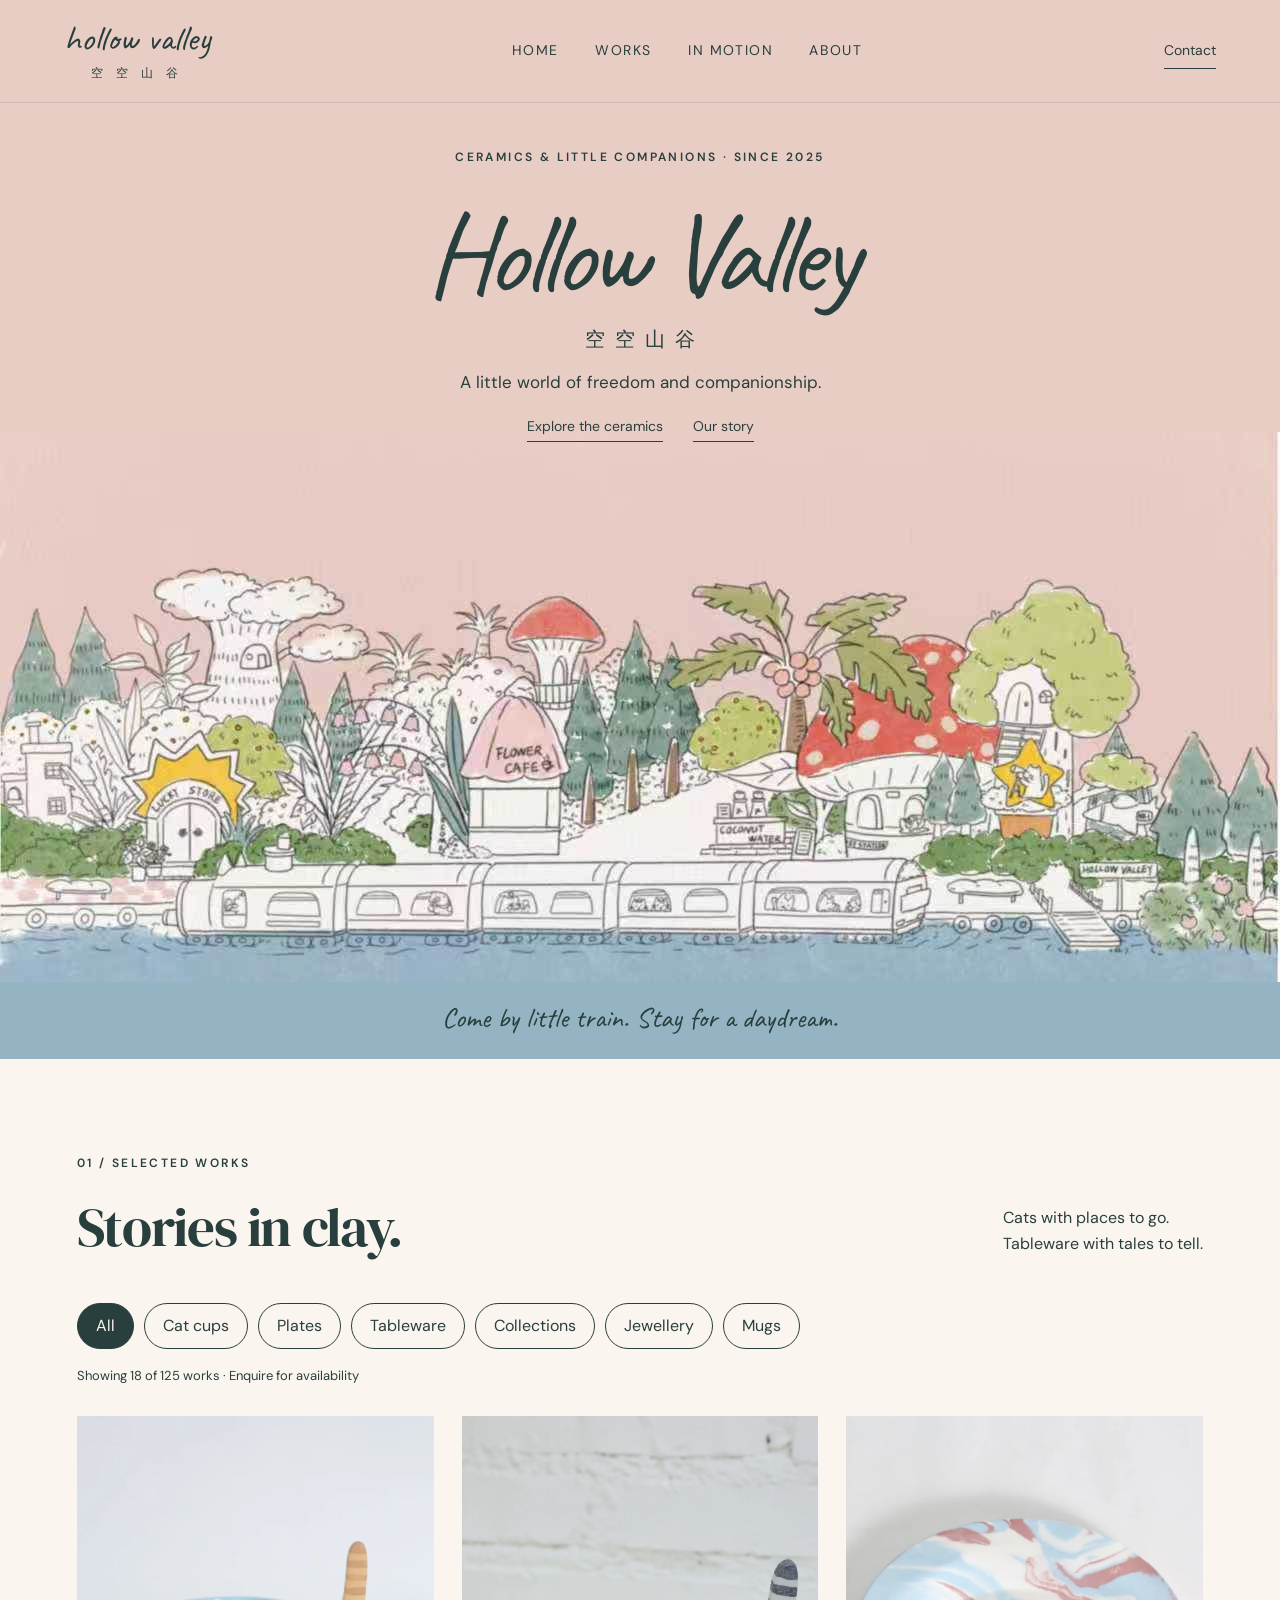
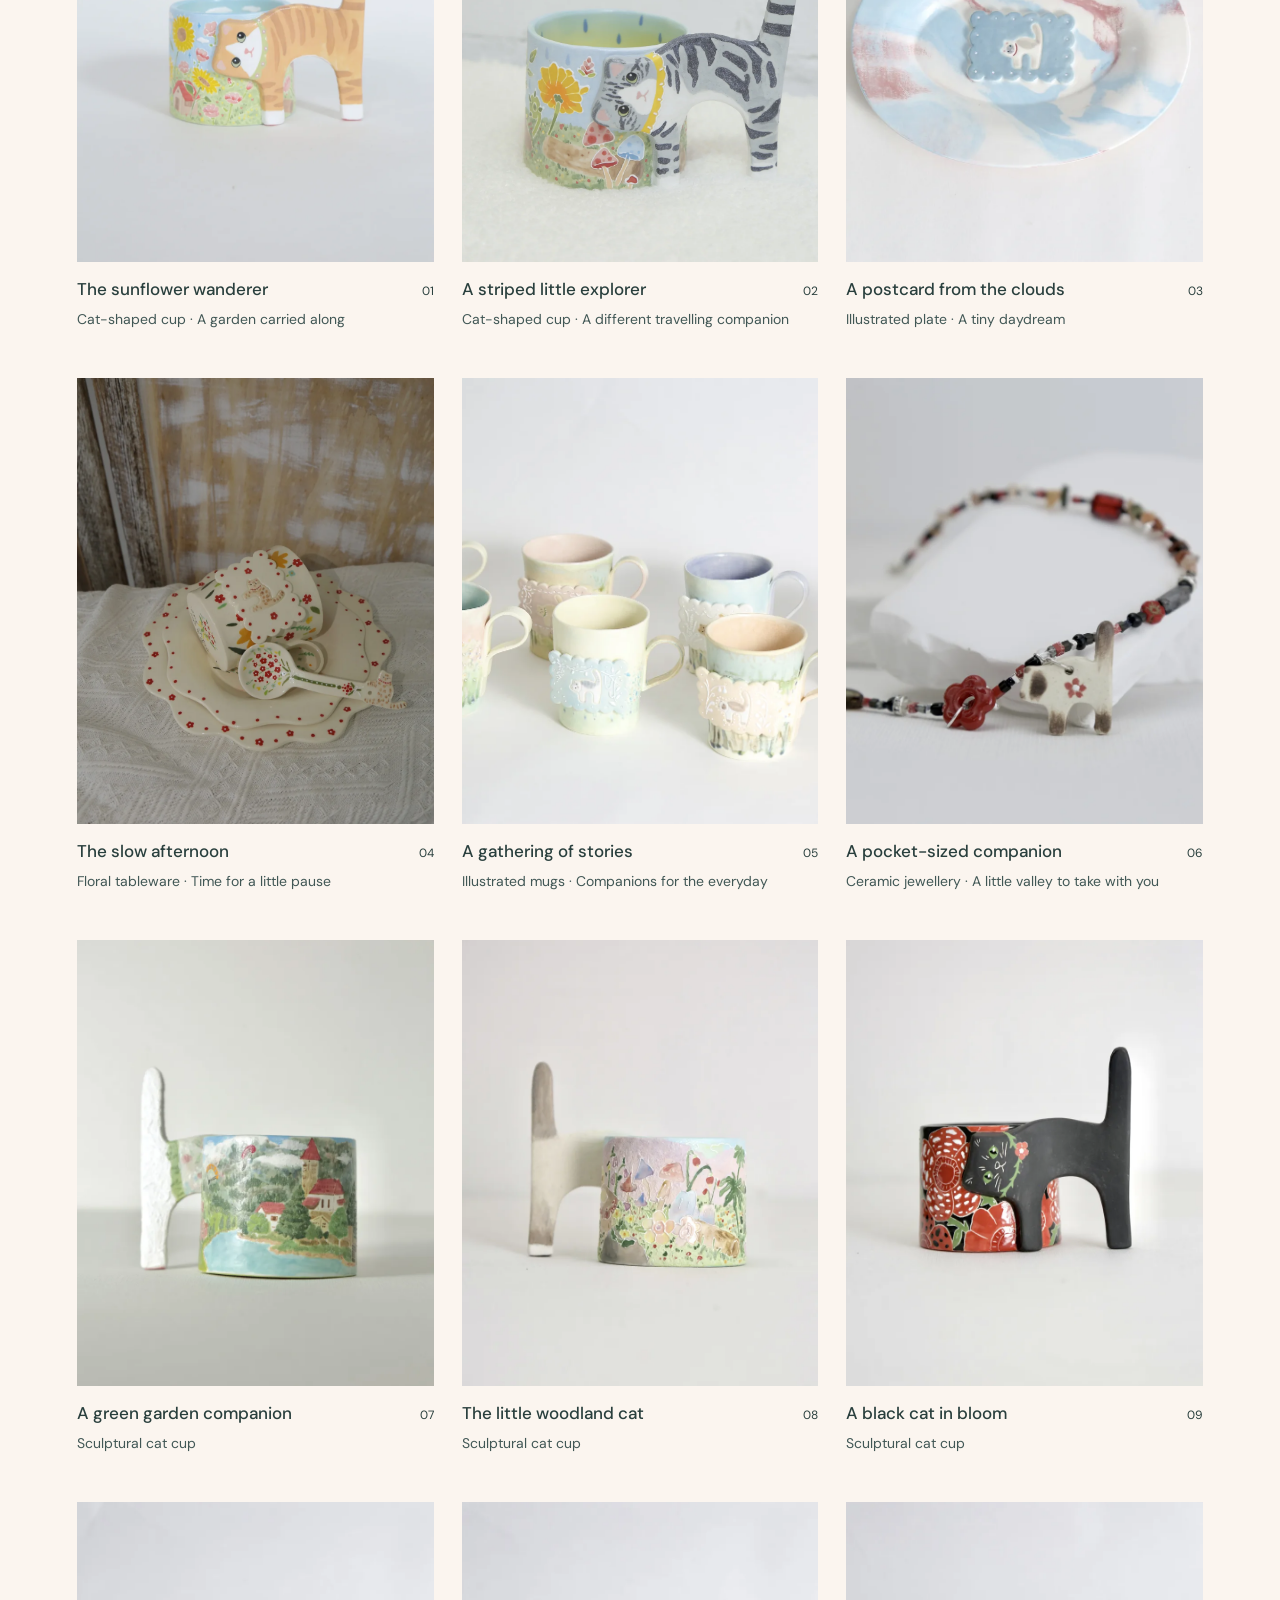
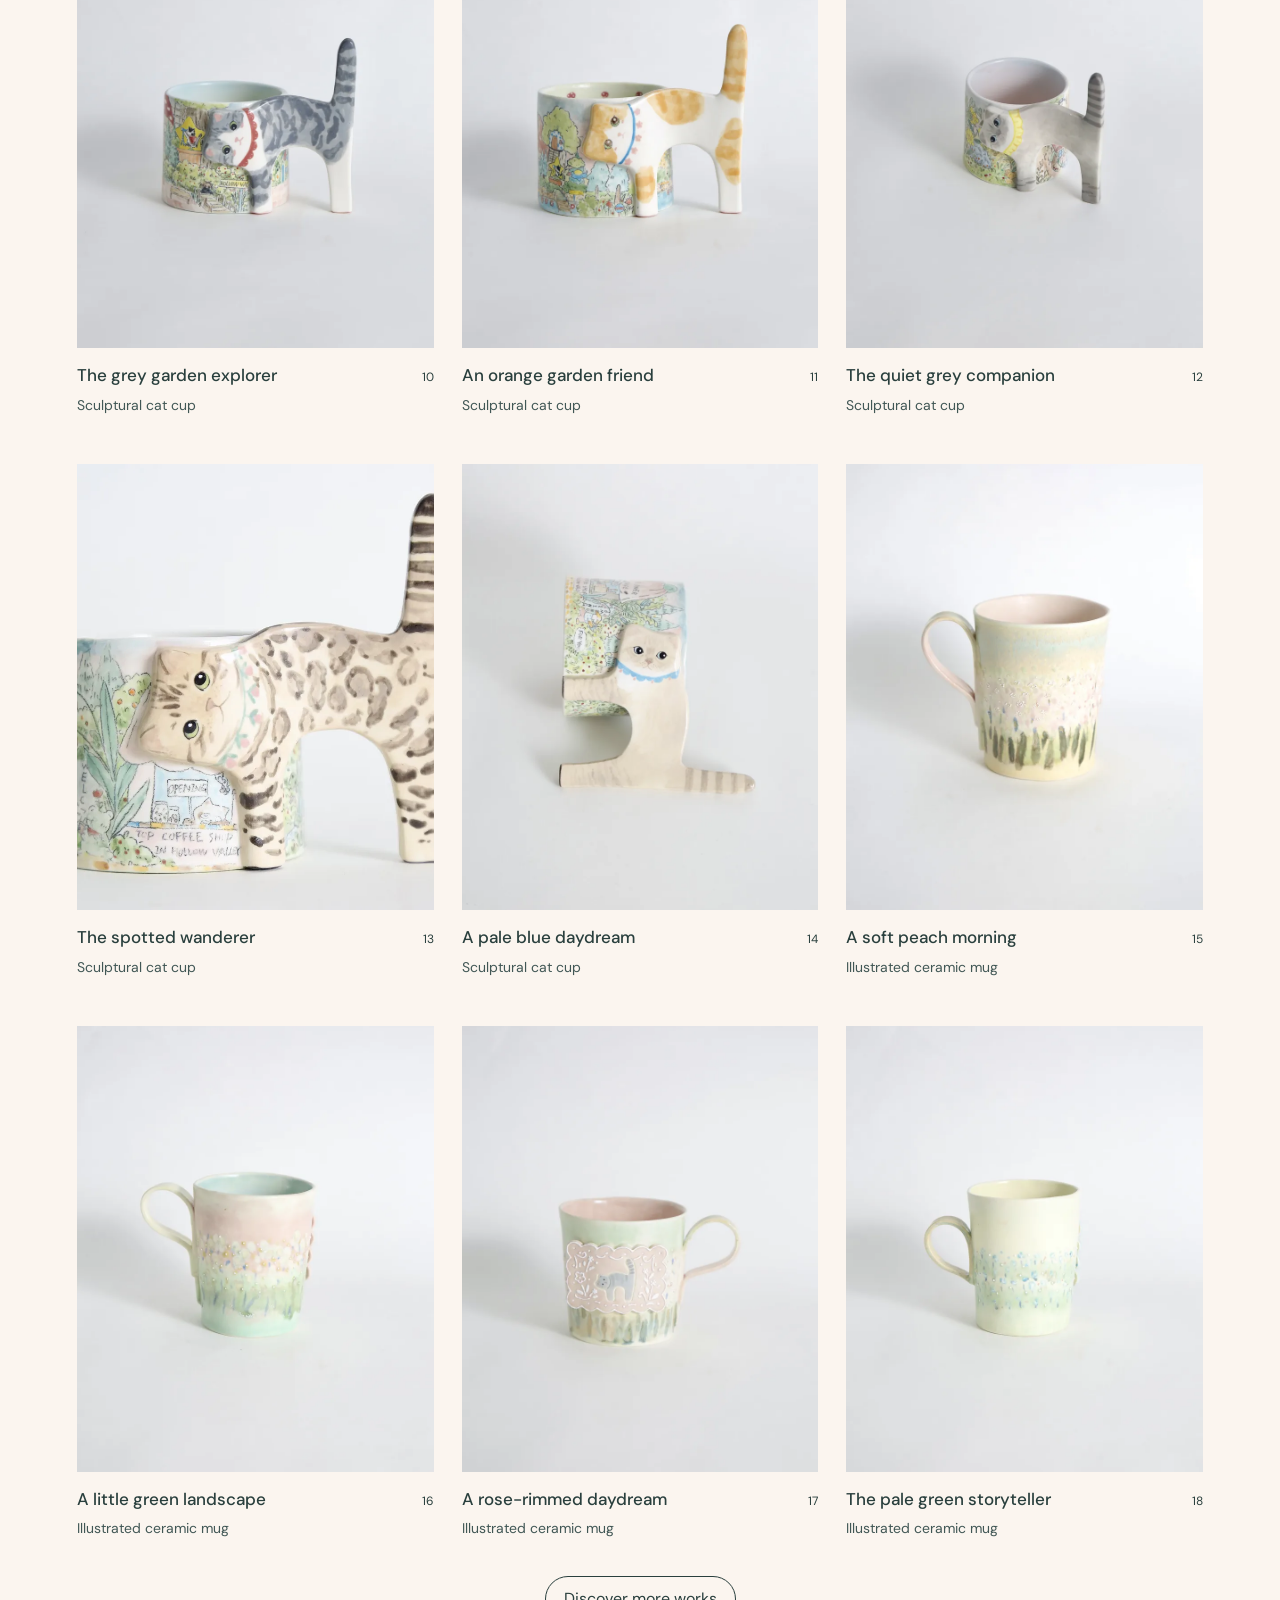
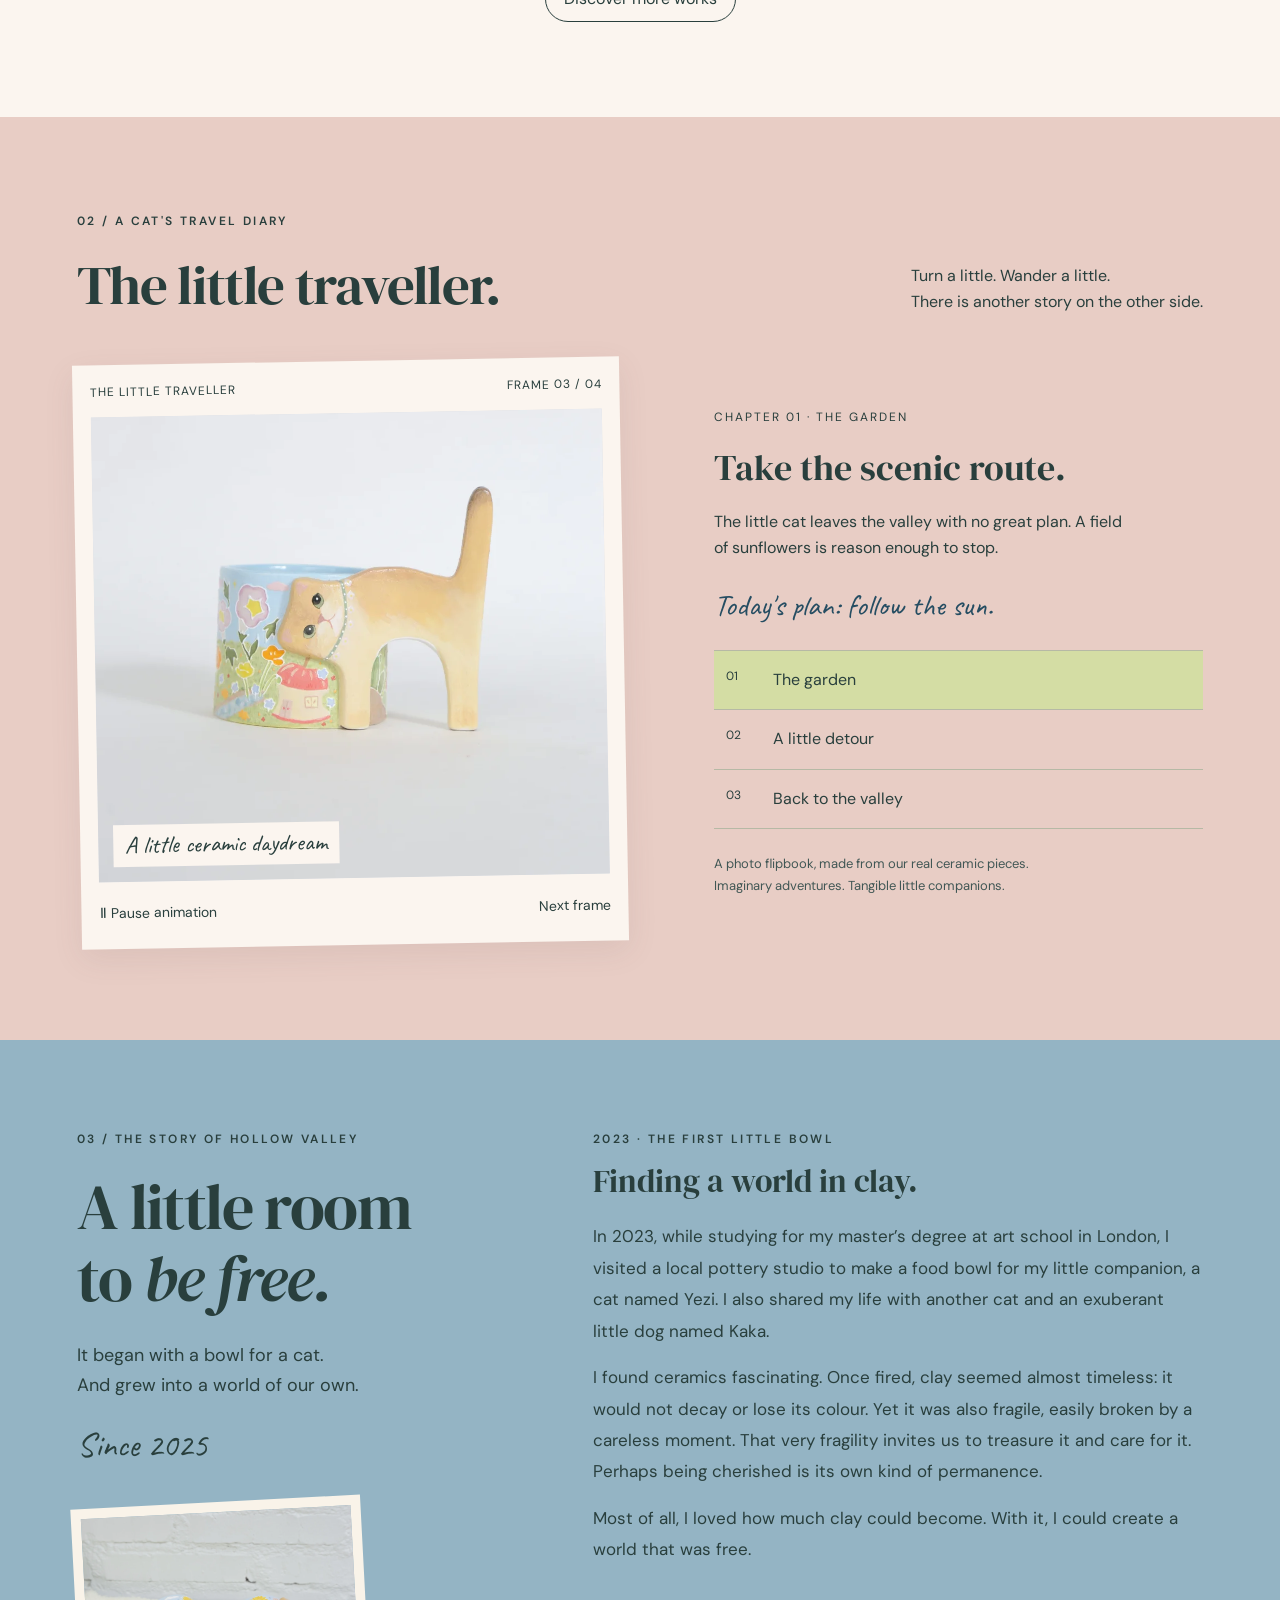
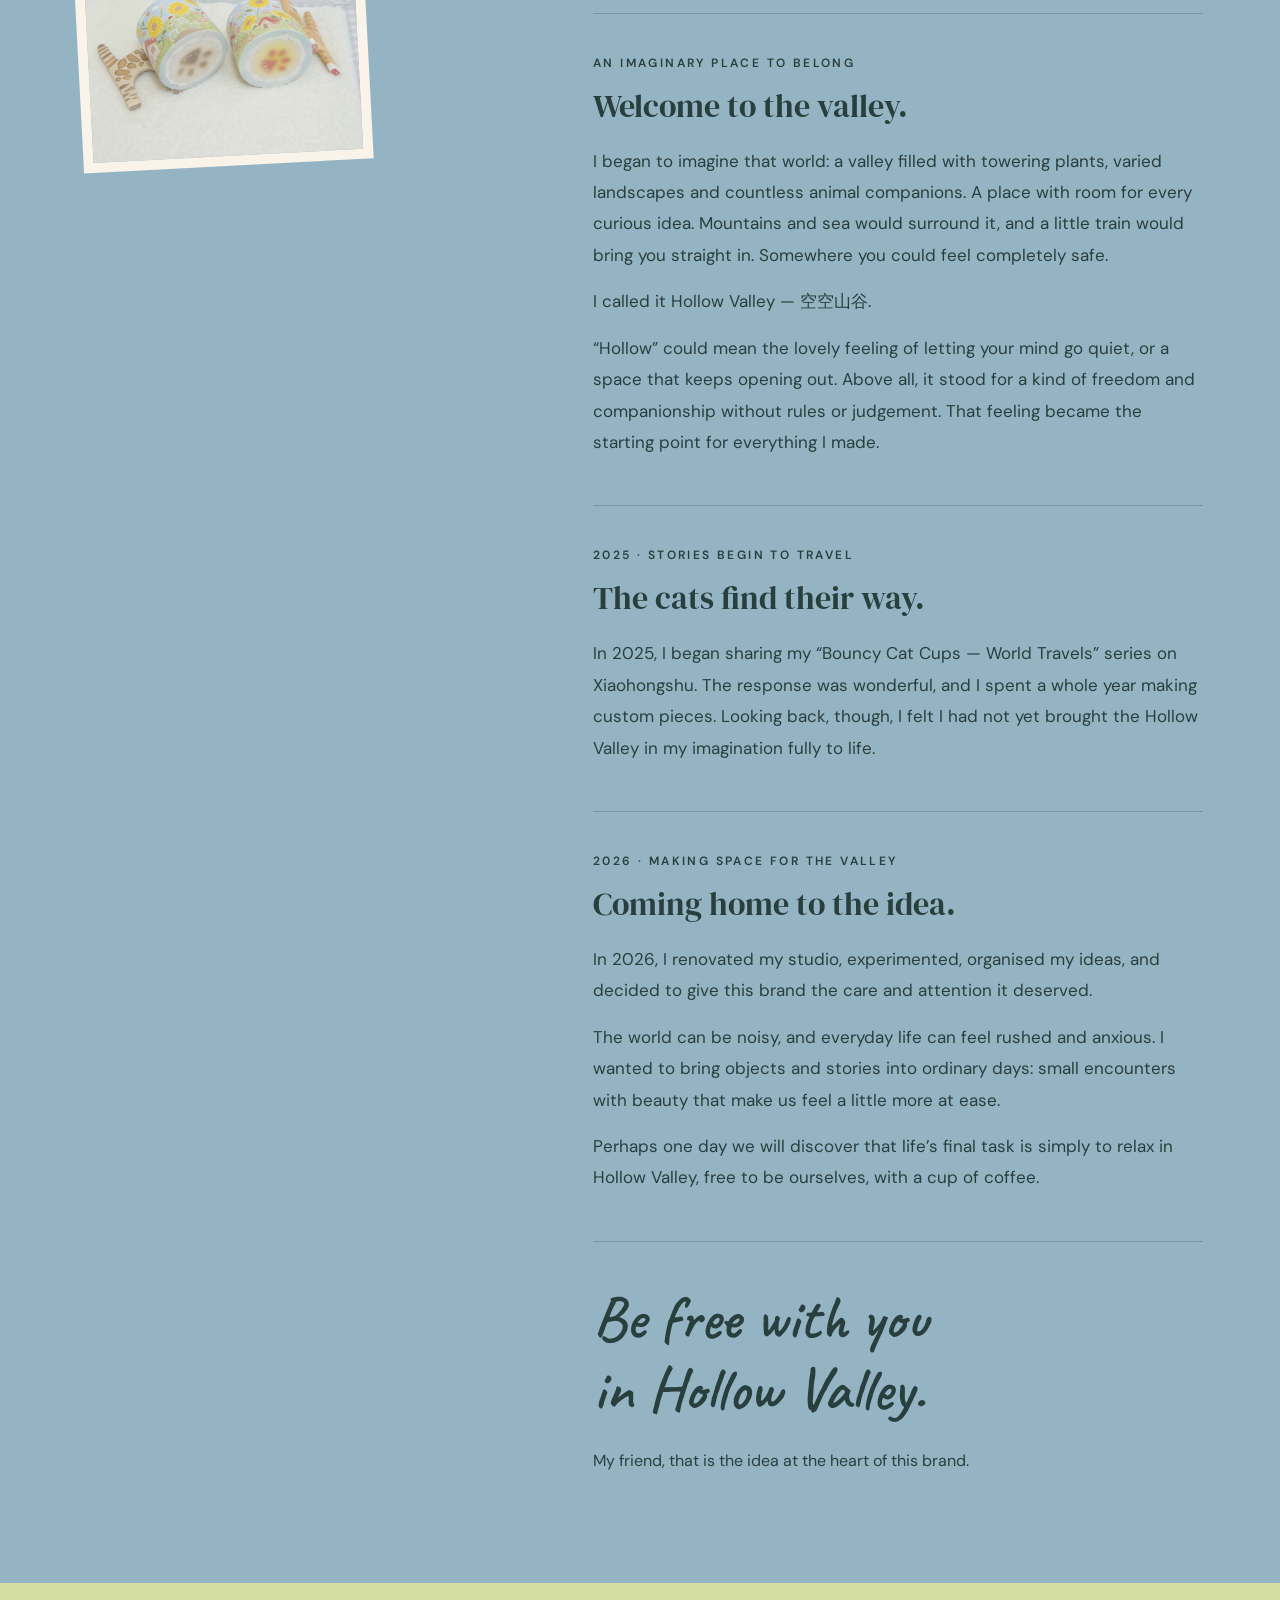
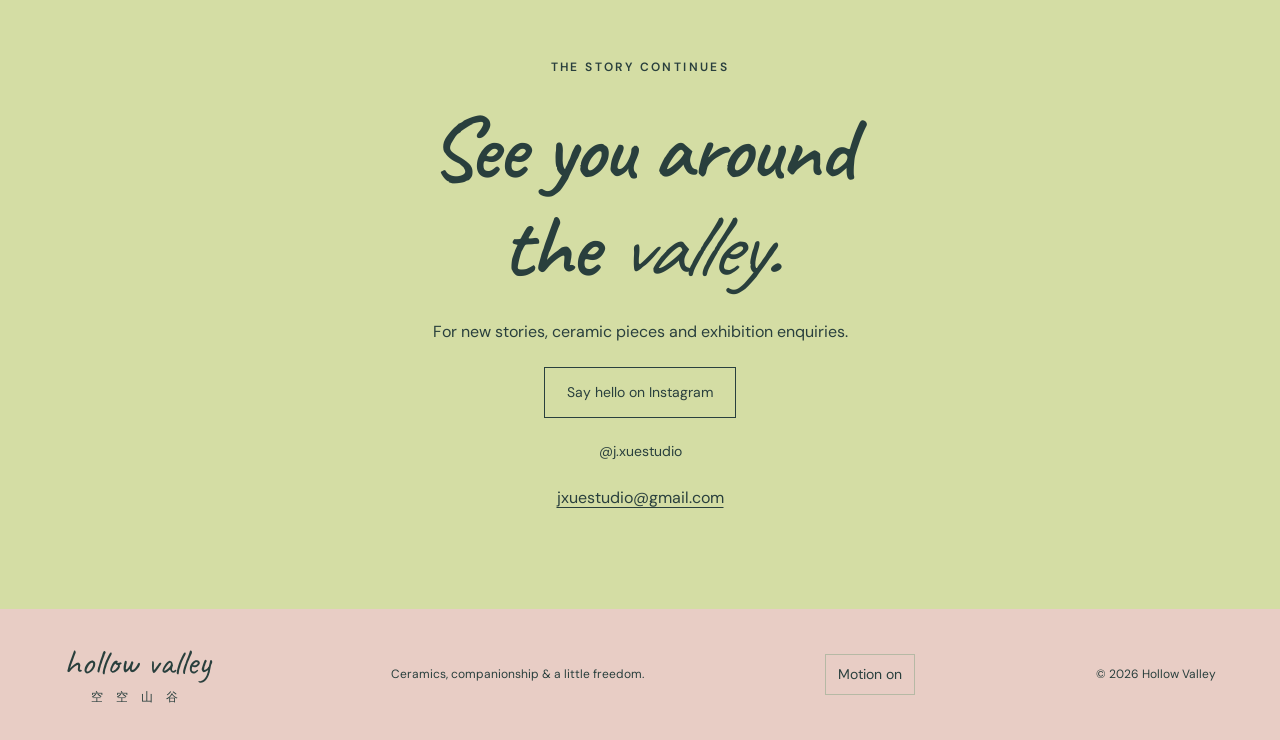
<file: docs/index.html>
<!doctype html>
<html lang="en">
<head><meta charset="UTF-8"><meta name="viewport" content="width=device-width,initial-scale=1"><meta name="theme-color" content="#e8cdc5"><title>Hollow Valley · Ceramic stories & travelling cats</title><meta name="description" content="Hollow Valley 空空山谷 — a ceramic picture book about freedom and companionship. Discover travelling cat cups, story-filled tableware and little everyday adventures."><meta property="og:title" content="Hollow Valley · 空空山谷"><meta property="og:description" content="A ceramic picture book for the grown-up world. Be free with you in Hollow Valley."><link rel="icon" type="image/svg+xml" href="data:image/svg+xml,%3Csvg xmlns='http://www.w3.org/2000/svg' viewBox='0 0 32 32'%3E%3Crect width='32' height='32' rx='7' fill='%23263d37'/%3E%3Ctext x='16' y='23' text-anchor='middle' font-family='Georgia' font-size='25' fill='%23e0e897'%3Eh%3C/text%3E%3C/svg%3E"><link rel="stylesheet" href="style.css"><script src="script.js" defer></script></head>
<body>
<a class="skip" href="#works">Skip to ceramics</a>
<header class="header"><a class="wordmark" href="#home" aria-label="Hollow Valley home">hollow valley<span>空 空 山 谷</span></a><nav aria-label="Main navigation"><a href="#home">Home</a><a href="#works">Works</a><a href="#journey">In motion</a><a href="#story">About</a></nav><a class="instagram" href="mailto:jxuestudio@gmail.com">Contact</a></header>
<main id="home">
<section class="hero illustrated-hero" aria-labelledby="hero-title"><div class="hero-copy"><p class="eyebrow">CERAMICS &amp; LITTLE COMPANIONS · SINCE 2025</p><h1 id="hero-title">Hollow Valley</h1><p class="chinese" lang="zh">空空山谷</p><p class="intro">A little world of freedom and companionship.</p><div class="hero-links"><a href="#works">Explore the ceramics</a><a href="#story">Our story</a></div></div><div class="valley-panorama"><img src="assets/hollow-valley-illustration.jpg" alt="The illustrated world of Hollow Valley: mushroom houses, tall trees, animal companions and a little train beside the water" width="1280" height="1919" fetchpriority="high"></div><p class="valley-caption">Come by little train. Stay for a daydream.</p></section>


<section class="works section" id="works" aria-labelledby="works-title"><div class="section-heading"><div><p class="eyebrow">01 / SELECTED WORKS</p><h2 id="works-title">Stories in clay.</h2></div><p>Cats with places to go.<br>Tableware with tales to tell.</p></div><div class="gallery"><article class="work"><button class="image-button" data-work="0" aria-label="View The sunflower wanderer in detail"><img src="assets/work-189.webp" alt="Orange cat ceramic cup with a sunflower landscape" loading="lazy" width="933" height="1400"><span>Take a closer look</span></button><div class="work-label"><h3>The sunflower wanderer</h3><span>01</span></div><p>Cat-shaped cup · A garden carried along</p></article><article class="work"><button class="image-button" data-work="1" aria-label="View A striped little explorer in detail"><img src="assets/work-286.webp" alt="Striped cat ceramic cup with bright flowers and a blue interior" loading="lazy" width="933" height="1400"><span>Take a closer look</span></button><div class="work-label"><h3>A striped little explorer</h3><span>02</span></div><p>Cat-shaped cup · A different travelling companion</p></article><article class="work"><button class="image-button" data-work="2" aria-label="View A postcard from the clouds in detail"><img src="assets/work-151.webp" alt="Blue, pink and white ceramic plate with a raised cat motif" loading="lazy" width="1400" height="933"><span>Take a closer look</span></button><div class="work-label"><h3>A postcard from the clouds</h3><span>03</span></div><p>Illustrated plate · A tiny daydream</p></article><article class="work"><button class="image-button" data-work="3" aria-label="View The slow afternoon in detail"><img src="assets/work-220.webp" alt="Floral ceramic cup, scalloped saucer and spoon with small cat details" loading="lazy" width="933" height="1400"><span>Take a closer look</span></button><div class="work-label"><h3>The slow afternoon</h3><span>04</span></div><p>Floral tableware · Time for a little pause</p></article><article class="work"><button class="image-button" data-work="4" aria-label="View A gathering of stories in detail"><img src="assets/work-133.webp" alt="A group of pastel ceramic mugs with illustrated scenes" loading="lazy" width="1400" height="933"><span>Take a closer look</span></button><div class="work-label"><h3>A gathering of stories</h3><span>05</span></div><p>Illustrated mugs · Companions for the everyday</p></article><article class="work"><button class="image-button" data-work="5" aria-label="View A pocket-sized companion in detail"><img src="assets/work-66.webp" alt="A small cat-themed ceramic pendant on a beaded cord" loading="lazy" width="1400" height="933"><span>Take a closer look</span></button><div class="work-label"><h3>A pocket-sized companion</h3><span>06</span></div><p>Ceramic jewellery · A little valley to take with you</p></article></div></section>
<section class="journey section" id="journey" aria-labelledby="journey-title"><div class="section-heading"><div><p class="eyebrow">02 / A CAT'S TRAVEL DIARY</p><h2 id="journey-title">The little traveller.</h2></div><p>Turn a little. Wander a little.<br>There is another story on the other side.</p></div><div class="travel-layout"><div class="film"><div class="film-top"><span>THE LITTLE TRAVELLER</span><span id="frame-counter" aria-hidden="true">FRAME 01 / 04</span></div><div class="film-window"><img id="travel-frame" src="assets/work-200.webp" alt="The sunflower cat cup seen from different angles" width="933" height="1400"><span class="film-label">A little ceramic daydream</span></div><div class="film-controls"><button id="play-toggle" type="button" aria-pressed="true">Ⅱ Pause animation</button><button id="next-frame" type="button" aria-label="Pause and view next animation frame">Next frame</button></div></div><div class="travel-copy"><p class="chapter-number" id="chapter-number">CHAPTER 01 · THE GARDEN</p><h3 id="chapter-title">Take the scenic route.</h3><p id="chapter-text">The little cat leaves the valley with no great plan. A field of sunflowers is reason enough to stop.</p><p class="handwritten" id="chapter-note">Today's plan: follow the sun.</p><div class="chapter-list" aria-label="Choose a chapter"><button type="button" class="chapter active" data-chapter="0" aria-pressed="true"><span>01</span><span>The garden</span></button><button type="button" class="chapter" data-chapter="1" aria-pressed="false"><span>02</span><span>A little detour</span></button><button type="button" class="chapter" data-chapter="2" aria-pressed="false"><span>03</span><span>Back to the valley</span></button></div><p class="small-note">A photo flipbook, made from our real ceramic pieces.<br>Imaginary adventures. Tangible little companions.</p></div></div></section>
<section class="story section brand-story" id="story" aria-labelledby="story-title">
<div class="story-intro"><p class="eyebrow">03 / THE STORY OF HOLLOW VALLEY</p><h2 id="story-title">A little room<br>to <em>be free.</em></h2><p class="story-deck">It began with a bowl for a cat.<br>And grew into a world of our own.</p><p class="since">Since 2025</p><img class="story-companions" src="assets/work-299.webp" alt="Two real Hollow Valley cat cups showing their colourful paw-print bases" width="933" height="1400" loading="lazy"></div>
<div class="story-copy">
<article class="story-chapter"><p class="eyebrow">2023 · THE FIRST LITTLE BOWL</p><h3>Finding a world in clay.</h3><p>In 2023, while studying for my master’s degree at art school in London, I visited a local pottery studio to make a food bowl for my little companion, a cat named Yezi. I also shared my life with another cat and an exuberant little dog named Kaka.</p><p>I found ceramics fascinating. Once fired, clay seemed almost timeless: it would not decay or lose its colour. Yet it was also fragile, easily broken by a careless moment. That very fragility invites us to treasure it and care for it. Perhaps being cherished is its own kind of permanence.</p><p>Most of all, I loved how much clay could become. With it, I could create a world that was free.</p></article>
<article class="story-chapter"><p class="eyebrow">AN IMAGINARY PLACE TO BELONG</p><h3>Welcome to the valley.</h3><p>I began to imagine that world: a valley filled with towering plants, varied landscapes and countless animal companions. A place with room for every curious idea. Mountains and sea would surround it, and a little train would bring you straight in. Somewhere you could feel completely safe.</p><p>I called it Hollow Valley — 空空山谷.</p><p>“Hollow” could mean the lovely feeling of letting your mind go quiet, or a space that keeps opening out. Above all, it stood for a kind of freedom and companionship without rules or judgement. That feeling became the starting point for everything I made.</p></article>
<article class="story-chapter"><p class="eyebrow">2025 · STORIES BEGIN TO TRAVEL</p><h3>The cats find their way.</h3><p>In 2025, I began sharing my “Bouncy Cat Cups — World Travels” series on Xiaohongshu. The response was wonderful, and I spent a whole year making custom pieces. Looking back, though, I felt I had not yet brought the Hollow Valley in my imagination fully to life.</p></article>
<article class="story-chapter"><p class="eyebrow">2026 · MAKING SPACE FOR THE VALLEY</p><h3>Coming home to the idea.</h3><p>In 2026, I renovated my studio, experimented, organised my ideas, and decided to give this brand the care and attention it deserved.</p><p>The world can be noisy, and everyday life can feel rushed and anxious. I wanted to bring objects and stories into ordinary days: small encounters with beauty that make us feel a little more at ease.</p><p>Perhaps one day we will discover that life’s final task is simply to relax in Hollow Valley, free to be ourselves, with a cup of coffee.</p></article>
<blockquote class="story-quote">Be free with you<br>in Hollow Valley.</blockquote><p class="story-ending">My friend, that is the idea at the heart of this brand.</p>
</div></section>
<section class="contact section" id="contact"><p class="eyebrow">THE STORY CONTINUES</p><h2>See you around<br>the <em>valley.</em></h2><p>For new stories, ceramic pieces and exhibition enquiries.</p><a class="button" href="https://www.instagram.com/j.xuestudio/" target="_blank" rel="noopener">Say hello on Instagram </a><p class="handle">@j.xuestudio</p><p><a href="mailto:jxuestudio@gmail.com" style="text-decoration:underline;text-underline-offset:4px">jxuestudio@gmail.com</a></p></section>
</main><footer><a class="wordmark" href="#home">hollow valley<span>空 空 山 谷</span></a><p>Ceramics, companionship & a little freedom.</p><button type="button" id="motion-toggle" aria-pressed="true">Motion on</button><span>© <span id="year">2026</span> Hollow Valley</span></footer>
<dialog id="work-dialog" aria-labelledby="dialog-title"><button class="close" aria-label="Close artwork details">Close ×</button><div class="dialog-grid"><div><img id="dialog-image" src="assets/work-189.webp" alt=""><div id="detail-controls" class="detail-controls" hidden><button id="detail-play" aria-pressed="false">Play turntable</button><button id="detail-next" aria-label="View next angle">Next angle</button><span id="detail-counter">1 / 4</span></div></div><div><p class="eyebrow" id="detail-category">FROM THE VALLEY</p><h2 id="dialog-title"></h2><p id="dialog-description"></p><p class="small-note">Photographed ceramic work from Hollow Valley.</p><a href="mailto:jxuestudio@gmail.com">Enquire about this piece</a></div></div></dialog>
</body></html>
</file>
<file: docs/style.css>
@import url('https://fonts.googleapis.com/css2?family=Caveat:wght@500;600&family=DM+Sans:wght@400;500;600;700&family=DM+Serif+Display:ital@0;1&display=swap');
:root{--paper:#fbf5ef;--ink:#293f3d;--blue:#254d62;--lime:#d4dda4;--line:#b6b9a5;--soft:#e8cdc5;--pink:#e8cdc5;--lake:#94b4c4}*{box-sizing:border-box}html{scroll-behavior:smooth;scroll-padding-top:30px}body{margin:0;background:var(--paper);color:var(--ink);font:16px/1.65 'DM Sans',Arial,sans-serif}a{color:inherit;text-decoration:none}button{font:inherit;color:inherit;cursor:pointer}button,a{-webkit-tap-highlight-color:transparent}a:focus-visible,button:focus-visible,summary:focus-visible{outline:3px solid var(--blue);outline-offset:5px}img{display:block;width:100%;height:auto}h1,h2,h3,p{margin:0}h1,h2{font-family:'DM Serif Display',Georgia,serif;font-weight:400;line-height:1.12;letter-spacing:-.025em}h2{font-size:clamp(2.6rem,4.3vw,4.5rem)}em{font-weight:400}.header{min-height:100px;padding:20px 5%;display:flex;align-items:center;justify-content:space-between;gap:30px;background:var(--ink);color:#fffefb}.wordmark{font-family:'Caveat',Georgia,serif;font-size:36px;line-height:1}.wordmark span{display:block;font:12px/1.4 serif;letter-spacing:5px;text-align:center;margin-top:9px}.header nav{display:flex;gap:36px;font-size:14px;text-transform:uppercase;letter-spacing:1.6px}.header a:hover{text-decoration:underline;text-underline-offset:6px}.instagram{font-size:14px;border-bottom:1px solid;padding:6px 0}.hero{position:relative;isolation:isolate;min-height:720px;height:calc(100svh - 100px);max-height:1000px;display:flex;justify-content:center;text-align:center;overflow:hidden;background:#d8dfd5}.hero-photo{position:absolute;inset:0;z-index:-2;width:100%;height:100%;object-fit:cover;object-position:center 63%}.hero:before{content:'';position:absolute;inset:0;z-index:-1;background:linear-gradient(180deg,#f6f8f2ed 0%,#f6f8f2c4 22%,#f6f8f220 54%,transparent 74%,#1733218c 100%)}.hero-copy{padding:42px 20px 220px}.eyebrow{font-size:12px;font-weight:600;letter-spacing:2.4px;margin-bottom:22px}.hero h1{font-family:'Caveat',Georgia,serif;font-size:clamp(5rem,10.5vw,10rem);letter-spacing:-.04em;line-height:1.12}.chinese{font-size:20px;letter-spacing:10px;margin:4px 0 12px;padding-left:10px}.intro{font-size:17px}.hero-links{display:flex;justify-content:center;gap:30px;margin-top:22px;font-size:14px}.hero-links a{border-bottom:1px solid;padding-bottom:3px}.hero-bottom{position:absolute;bottom:25px;left:5%;right:5%;display:flex;justify-content:space-between;gap:20px;color:white;font-size:14px;letter-spacing:.4px}.hero-bottom span{text-decoration:underline;text-underline-offset:5px}.section{max-width:1500px;margin:auto;padding:95px 6%}.section-heading{display:flex;align-items:end;justify-content:space-between;gap:35px;margin-bottom:45px}.section-heading>p{max-width:320px}.gallery{display:grid;grid-template-columns:repeat(3,minmax(0,1fr));gap:48px 28px}.image-button{width:100%;display:block;padding:0;border:0;background:#e4e6e0;position:relative;overflow:hidden}.image-button img{aspect-ratio:4/5;object-fit:cover;transition:transform .3s}.image-button:hover img{transform:scale(1.025)}.image-button span{position:absolute;inset:auto 12px 12px;background:#fffefbea;padding:10px 12px;text-align:left;font-size:14px;opacity:0;transition:opacity .15s}.image-button:hover span,.image-button:focus-visible span{opacity:1}.work-label{display:flex;align-items:baseline;justify-content:space-between;gap:12px;margin-top:15px}.work-label h3{font-size:17px;font-weight:500;line-height:1.5}.work-label>span{font-size:12px}.work>p{font-size:14px;line-height:1.6;color:#526653;margin-top:5px}.journey{max-width:none;background:var(--soft)}.travel-layout{display:grid;grid-template-columns:1.12fr 1fr;gap:8%;align-items:center;max-width:1320px;margin:auto}.journey .section-heading{max-width:1320px;margin-inline:auto}.film{background:var(--paper);padding:18px;transform:rotate(-1deg);box-shadow:0 12px 32px #24433212}.film-top{display:flex;justify-content:space-between;gap:10px;font-size:12px;letter-spacing:1px;padding-bottom:14px}.film-window{position:relative;aspect-ratio:1.1;overflow:hidden;background:#dfe1e5}.film-window img{height:100%;object-fit:cover;object-position:50% 58%}.film-label{position:absolute;bottom:15px;left:15px;background:var(--paper);padding:4px 12px;font:24px/1.4 'Caveat',Georgia,serif}.film-controls{display:flex;justify-content:space-between;gap:12px;margin-top:14px}.film-controls button{border:0;background:transparent;padding:6px 0;font-size:14px}.film-controls button:hover{text-decoration:underline}.chapter-number{font-size:12px;letter-spacing:2px;margin-bottom:18px}.travel-copy h3{font:400 36px/1.2 'DM Serif Display',Georgia,serif;margin-bottom:20px}.travel-copy>p{max-width:420px}.handwritten{font:30px/1.3 'Caveat',Georgia,serif;margin:24px 0;color:var(--blue)}.chapter-list{border-top:1px solid var(--line);margin-top:25px}.chapter{display:grid;grid-template-columns:32px 1fr 20px;gap:15px;width:100%;text-align:left;border:0;border-bottom:1px solid var(--line);background:none;padding:16px 12px;font-size:16px}.chapter.active{background:var(--lime)}.chapter:hover{background:#e5e9d5}.chapter span:first-child{font-size:12px}.small-note{font-size:13px;line-height:1.7;margin-top:24px;color:#53655e}.story{display:grid;grid-template-columns:1fr 1fr;gap:9%;align-items:center}.story-image img{aspect-ratio:4/5;object-fit:cover}.story-image>p{font:26px/1.4 'Caveat',Georgia,serif;margin:15px 0;text-align:center}.story-copy h2{font-size:clamp(2.4rem,3.5vw,3.6rem);margin-bottom:28px}.story-copy>p:not(.eyebrow){margin:18px 0}.brand-line{font:38px/1.2 'Caveat',Georgia,serif;margin:28px 0;color:var(--blue)}details{border-top:1px solid var(--line);padding-top:16px}summary{display:flex;justify-content:space-between;cursor:pointer;font-size:14px}details p{margin-top:20px;font-size:16px;line-height:2}.contact{max-width:none;background:var(--ink);color:var(--paper);text-align:center;padding-block:75px}.contact h2{font:600 clamp(3.5rem,7vw,6rem)/1.1 'Caveat',Georgia,serif}.contact>p:not(.eyebrow){margin:22px 0}.contact .handle{font-size:14px}.button{display:inline-flex;align-items:center;gap:25px;border:1px solid currentColor;padding:13px 22px;font-size:14px}.button:hover{background:#ffffff15}footer{display:flex;align-items:center;justify-content:space-between;gap:28px;padding:35px 5%;flex-wrap:wrap}footer p,footer>span{font-size:12px}dialog{width:90%;max-width:1000px;max-height:90dvh;overflow:auto;padding:55px 35px 35px;border:1px solid var(--ink);color:var(--ink);background:var(--paper)}dialog::backdrop{background:#172c21b0;backdrop-filter:blur(4px)}.close{position:absolute;top:12px;right:20px;border:0;background:none;font-size:14px;padding:6px}.dialog-grid{display:grid;grid-template-columns:1fr 1fr;gap:35px;align-items:center}.dialog-grid>div:first-child>img{max-height:65vh;object-fit:contain}.dialog-grid h2{font-size:38px;margin-bottom:22px}.dialog-grid a{display:inline-block;border-bottom:1px solid;margin-top:25px}.detail-controls{display:flex;align-items:center;flex-wrap:wrap;gap:10px;margin-top:12px}.detail-controls[hidden]{display:none}.detail-controls button,#motion-toggle{border:1px solid var(--line);background:transparent;padding:8px 12px;font-size:14px}.detail-controls span{font-size:14px}#motion-toggle{white-space:nowrap}.image-button:disabled{cursor:default}.image-button:disabled span{display:none}.skip{position:fixed;top:-80px;left:10px;z-index:100;background:var(--ink);color:white;padding:12px}.skip:focus{top:10px}@media(min-width:1600px){.journey{padding-inline:max(6%,calc((100vw - 1320px)/2))}}@media(max-width:900px){.header nav{gap:20px;letter-spacing:.7px}.hero{min-height:640px}.gallery{gap:35px 20px}.section{padding:70px 5%}.travel-layout{gap:5%}.story{gap:6%}.film{padding:12px}.film-top{letter-spacing:0}.hero-photo{object-position:center 65%}}@media(max-width:650px){.header{padding:18px 6%;gap:20px;flex-wrap:wrap;min-height:130px}.wordmark{font-size:30px}.header nav{order:3;width:100%;justify-content:space-between;gap:12px;font-size:14px}.instagram{font-size:14px}.hero{height:calc(88svh - 130px);min-height:580px;max-height:740px}.hero-copy{padding-top:35px;width:100%}.hero h1{font-size:clamp(4.2rem,17vw,6rem)}.hero .eyebrow{font-size:12px;letter-spacing:1.6px;margin-bottom:12px}.chinese{font-size:17px;letter-spacing:8px}.intro{font-size:16px;max-width:280px;margin:auto}.hero-links{gap:22px;flex-wrap:wrap}.hero-photo{object-position:51% 65%}.hero-bottom{font-size:13px;left:6%;right:6%;text-align:left;align-items:end}.hero-bottom span{max-width:140px;text-align:right}.section{padding:58px 6%}.section-heading{display:block;margin-bottom:30px}.section-heading>p{margin-top:18px}.gallery{grid-template-columns:repeat(2,minmax(0,1fr));gap:30px 16px}.work-label{align-items:start;gap:6px}.work-label h3{font-size:16px}.work-label>span{display:none}.work>p{font-size:14px}.image-button span{display:none}.travel-layout,.story{grid-template-columns:1fr;gap:40px}.film-top{font-size:12px}.film-label{font-size:22px}.travel-copy h3{font-size:32px}.story-image{max-width:420px;margin:auto}.story-copy h2{font-size:36px}.contact h2{font-size:62px}footer{gap:24px}footer p{max-width:165px}.dialog-grid{grid-template-columns:1fr;gap:20px}.dialog-grid>div:first-child>img{max-height:45vh}.dialog-grid h2{font-size:30px}dialog{padding:48px 20px 25px}}@media(prefers-reduced-motion:reduce){html{scroll-behavior:auto}*,*::before,*::after{transition:none!important;animation:none!important}}

/* Colours and original artwork from the supplied Hollow Valley brand story. */
.header{background:var(--pink);color:var(--ink);border-bottom:1px solid #293f3d20}.illustrated-hero{display:block;min-height:0;height:auto;max-height:none;background:var(--pink);overflow:hidden}.illustrated-hero:before{display:none}.illustrated-hero .hero-copy{padding:45px 20px 0;position:relative;z-index:1}.illustrated-hero h1{font-size:clamp(4.5rem,9vw,8rem)}.illustrated-hero .hero-links{margin-top:19px}.valley-panorama{position:relative;width:100%;aspect-ratio:1280/550;overflow:hidden;margin-top:-10px}.valley-panorama img{position:absolute;top:0;left:0;width:100%;height:auto;max-width:none}.valley-caption{margin:0;padding:18px 20px 23px;background:var(--lake);font:28px/1.3 'Caveat',Georgia,serif;color:var(--ink)}.works{background:var(--paper)}.journey{background:var(--pink)}.film{box-shadow:0 10px 30px #6f59551a}.chapter.active{background:var(--lime)}.brand-story{max-width:none;background:var(--lake);padding:90px max(6%,calc((100vw - 1320px)/2));display:grid;grid-template-columns:minmax(0,.85fr) minmax(0,1.25fr);gap:9%;align-items:start}.story-intro{position:sticky;top:35px}.story-intro h2{font-size:clamp(3rem,5vw,5.4rem)}.story-deck{font-size:18px;line-height:1.7;margin-top:25px}.since{font:34px/1.3 'Caveat',Georgia,serif;margin:22px 0}.story-companions{max-width:290px;aspect-ratio:1.1;object-fit:cover;border:10px solid #f9f3e9;transform:rotate(-3deg);margin-top:35px}.brand-story .story-copy{max-width:690px}.story-chapter{margin:0 0 40px;padding:0 0 32px;border-bottom:1px solid #293f3d40}.story-chapter .eyebrow{margin-bottom:12px}.story-chapter h3{font:400 clamp(1.7rem,2.5vw,2.2rem)/1.25 'DM Serif Display',Georgia,serif;margin-bottom:20px}.story-chapter p:not(.eyebrow){font-size:17px;line-height:1.85;margin:15px 0}.story-quote{font:600 clamp(2.7rem,4.8vw,4.4rem)/1.16 'Caveat',Georgia,serif;margin:15px 0 24px}.story-ending{font-size:16px}.contact{background:#d4dda4;color:var(--ink)}footer{background:var(--pink)}.button:hover{background:#ffffff55}.work>p,.small-note{color:#415755}.brand-line{color:var(--blue)}@media(max-width:900px){.brand-story{gap:6%;padding:65px 5%}.story-intro{position:static}.story-chapter p:not(.eyebrow){font-size:16px}}@media(max-width:650px){.illustrated-hero{height:auto;min-height:0;max-height:none}.illustrated-hero .hero-copy{padding:30px 18px 14px}.illustrated-hero h1{font-size:clamp(4rem,16vw,6rem)}.illustrated-hero .eyebrow{font-size:12px;letter-spacing:1px;max-width:280px;margin:0 auto 12px}.valley-panorama{margin-top:0}.valley-caption{font-size:24px;padding:16px}.brand-story{grid-template-columns:1fr;gap:40px;padding:55px 6%}.story-intro h2{font-size:48px}.story-companions{display:none}.story-deck{font-size:17px}.since{margin-bottom:0}.story-chapter{margin-bottom:30px;padding-bottom:25px}.story-chapter .eyebrow{font-size:12px;letter-spacing:1.4px}.story-quote{font-size:45px}}

.catalogue-tools{margin:0 0 30px}.catalogue-filters{display:flex;gap:10px;flex-wrap:wrap}.catalogue-filters button,.catalogue-more{background:transparent;border:1px solid var(--ink);border-radius:24px;padding:9px 18px}.catalogue-filters button[aria-pressed="true"]{background:var(--ink);color:var(--paper)}.catalogue-count{margin-top:16px;font-size:13px}.catalogue-more{display:block;margin:36px auto 0}.catalogue-more[hidden]{display:none}
</file>
